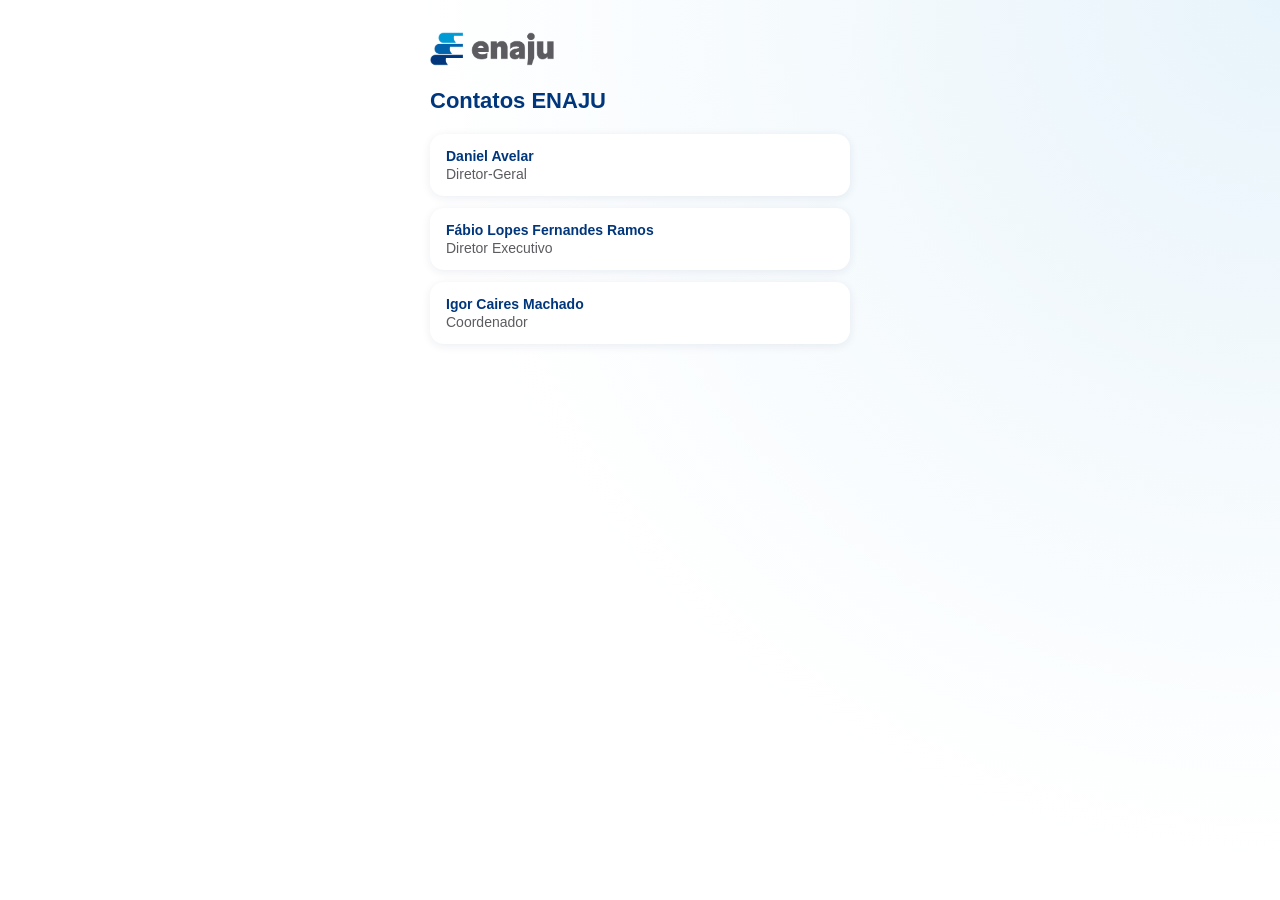
<file: index.html>
<!DOCTYPE html>
<html lang="pt-BR">
<head>
<meta charset="utf-8">
<meta name="viewport" content="width=device-width, initial-scale=1">
<title>Contatos — ENAJU</title>
<link rel="stylesheet" href="assets/style.css">
</head>
<body>
<main>
  <div class="cabecalho">
    <img src="assets/enaju-logo.png" alt="ENAJU">
    <h1>Contatos ENAJU</h1>
  </div>
    <a class="cartao" href="./daniel-avelar/"><span><p class="label">Daniel Avelar</p><p class="valor">Diretor-Geral</p></span></a>
    <a class="cartao" href="./contatos/fabio-ramos/"><span><p class="label">Fábio Lopes Fernandes Ramos</p><p class="valor">Diretor Executivo</p></span></a>
    <a class="cartao" href="./contatos/igor-machado/"><span><p class="label">Igor Caires Machado</p><p class="valor">Coordenador</p></span></a>
</main>
</body>
</html>
</file>
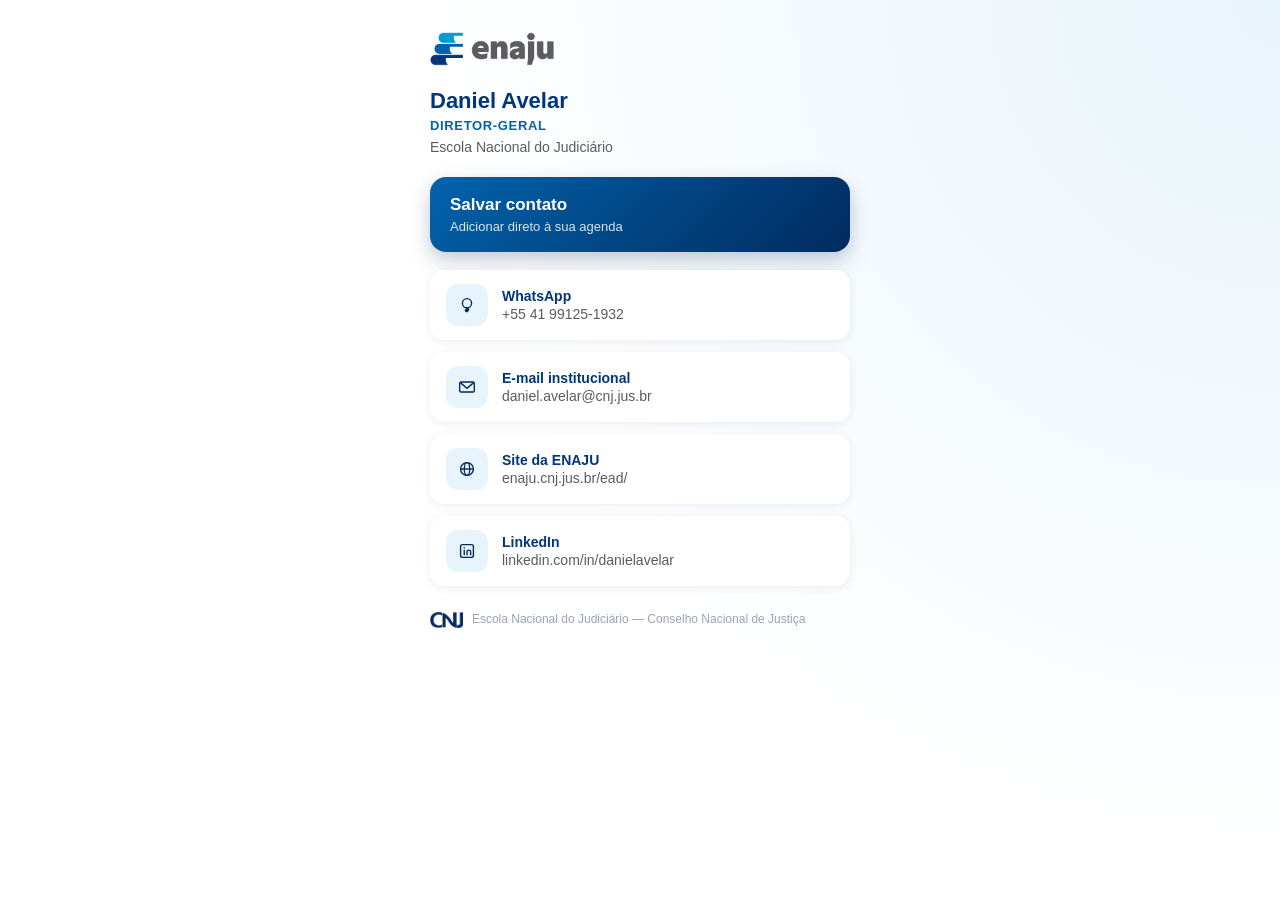
<file: daniel-avelar/index.html>
<!DOCTYPE html>
<html lang="pt-BR">
<head>
<meta charset="utf-8">
<meta name="viewport" content="width=device-width, initial-scale=1">
<title>Daniel Avelar — ENAJU</title>
<link rel="stylesheet" href="../assets/style.css">
</head>
<body>
<main>
  <div class="cabecalho">
    <img src="../assets/enaju-logo.png" alt="ENAJU">
    <h1>Daniel Avelar</h1>
    <p class="cargo">Diretor-Geral</p>
    <p class="unidade">Escola Nacional do Judiciário</p>
  </div>

  <a class="salvar" href="./daniel-avelar.vcf">
    <div class="titulo">Salvar contato</div>
    <div class="sub">Adicionar direto à sua agenda</div>
  </a>

    <a class="cartao" href="https://wa.me/5541991251932">
      <span class="icone"><svg viewBox="0 0 48 48" fill="none"><path d="M14 20a10 10 0 1 0 20 0 10 10 0 0 0-20 0Z" stroke="#012A5E" stroke-width="3"/><rect x="20" y="30" width="8" height="10" rx="3" fill="#012A5E" transform="rotate(45 24 35)"/></svg></span>
      <span>
        <p class="label">WhatsApp</p>
        <p class="valor">+55 41 99125-1932</p>
      </span>
    </a>
    <a class="cartao" href="mailto:daniel.avelar@cnj.jus.br">
      <span class="icone"><svg viewBox="0 0 48 48" fill="none"><rect x="8" y="13" width="32" height="22" rx="3" stroke="#012A5E" stroke-width="3"/><path d="M10 15l14 12 14-12" stroke="#012A5E" stroke-width="3"/></svg></span>
      <span>
        <p class="label">E-mail institucional</p>
        <p class="valor">daniel.avelar@cnj.jus.br</p>
      </span>
    </a>
    <a class="cartao" href="https://enaju.cnj.jus.br/ead/">
      <span class="icone"><svg viewBox="0 0 48 48" fill="none"><circle cx="24" cy="24" r="14" stroke="#012A5E" stroke-width="3"/><path d="M18 24c0-7 2.5-14 6-14s6 7 6 14-2.5 14-6 14-6-7-6-14Z" stroke="#012A5E" stroke-width="3"/><path d="M10 24h28" stroke="#012A5E" stroke-width="3"/></svg></span>
      <span>
        <p class="label">Site da ENAJU</p>
        <p class="valor">enaju.cnj.jus.br/ead/</p>
      </span>
    </a>
    <a class="cartao" href="https://linkedin.com/in/danielavelar">
      <span class="icone"><svg viewBox="0 0 48 48" fill="none"><rect x="10" y="10" width="28" height="28" rx="4" stroke="#012A5E" stroke-width="3"/><path d="M18 22v10" stroke="#012A5E" stroke-width="3" stroke-linecap="round"/><path d="M24 32v-6c0-2.4 1.6-4 3.8-4 2.4 0 4.2 1.7 4.2 4.6V32" stroke="#012A5E" stroke-width="3" stroke-linecap="round"/><circle cx="18" cy="17" r="1.8" fill="#012A5E"/></svg></span>
      <span>
        <p class="label">LinkedIn</p>
        <p class="valor">linkedin.com/in/danielavelar</p>
      </span>
    </a>

  <footer>
    <img src="../assets/cnj-mark-navy.png" alt="">
    Escola Nacional do Judiciário — Conselho Nacional de Justiça
  </footer>
</main>
</body>
</html>
</file>
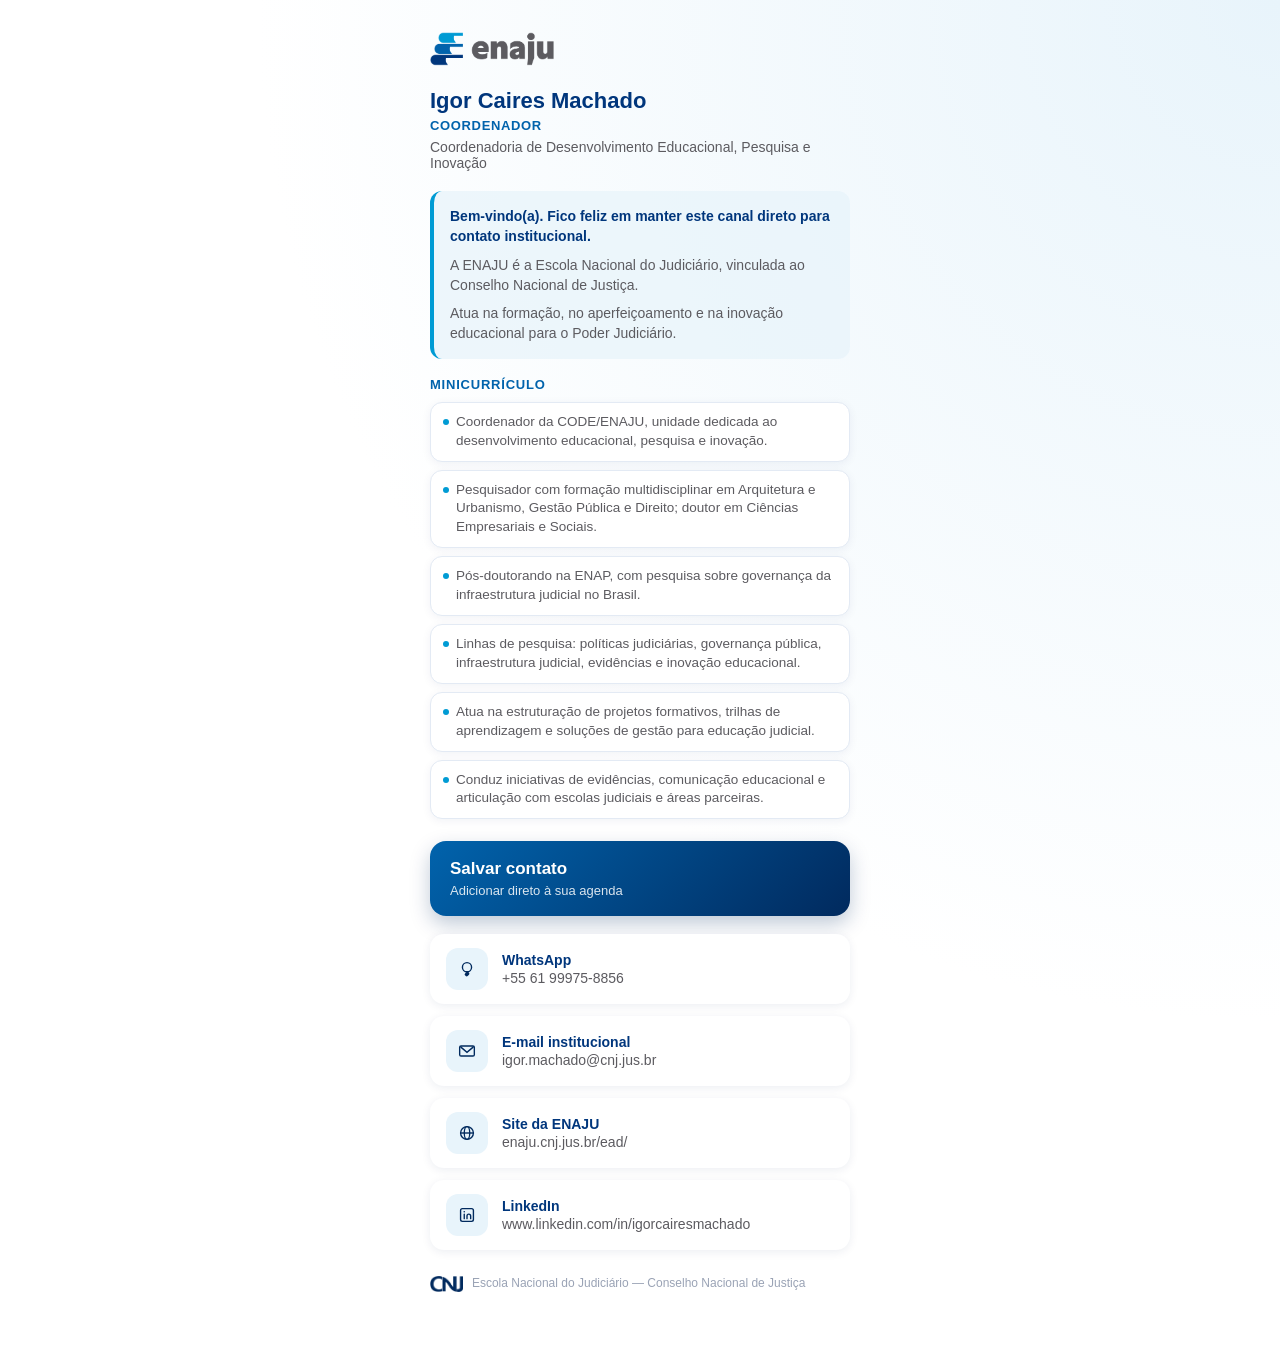
<file: fabio-ramos/index.html>
<!DOCTYPE html>
<html lang="pt-BR">
<head>
<meta charset="utf-8">
<meta name="viewport" content="width=device-width, initial-scale=1">
<meta http-equiv="refresh" content="0; url=../contatos/igor-machado/">
<link rel="canonical" href="../contatos/igor-machado/">
<title>Redirecionando para Igor Caires Machado — ENAJU</title>
<script>window.location.replace('../contatos/igor-machado/');</script>
</head>
<body>
<p>Redirecionando para <a href="../contatos/igor-machado/">Igor Caires Machado</a>.</p>
</body>
</html>
</file>
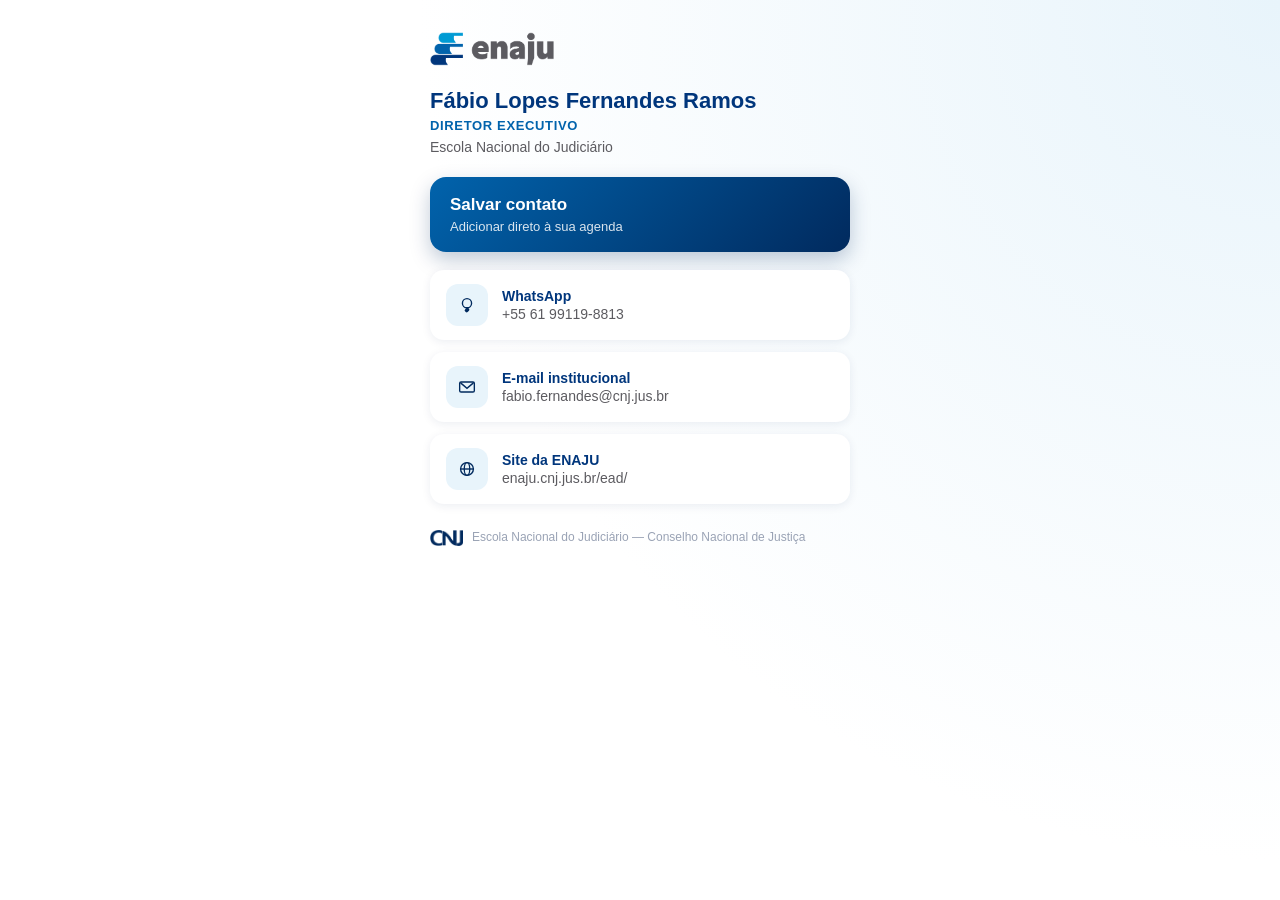
<file: igor-machado/index.html>
<!DOCTYPE html>
<html lang="pt-BR">
<head>
<meta charset="utf-8">
<meta name="viewport" content="width=device-width, initial-scale=1">
<meta http-equiv="refresh" content="0; url=../contatos/fabio-ramos/">
<link rel="canonical" href="../contatos/fabio-ramos/">
<title>Redirecionando para Fábio Lopes Fernandes Ramos — ENAJU</title>
<script>window.location.replace('../contatos/fabio-ramos/');</script>
</head>
<body>
<p>Redirecionando para <a href="../contatos/fabio-ramos/">Fábio Lopes Fernandes Ramos</a>.</p>
</body>
</html>
</file>
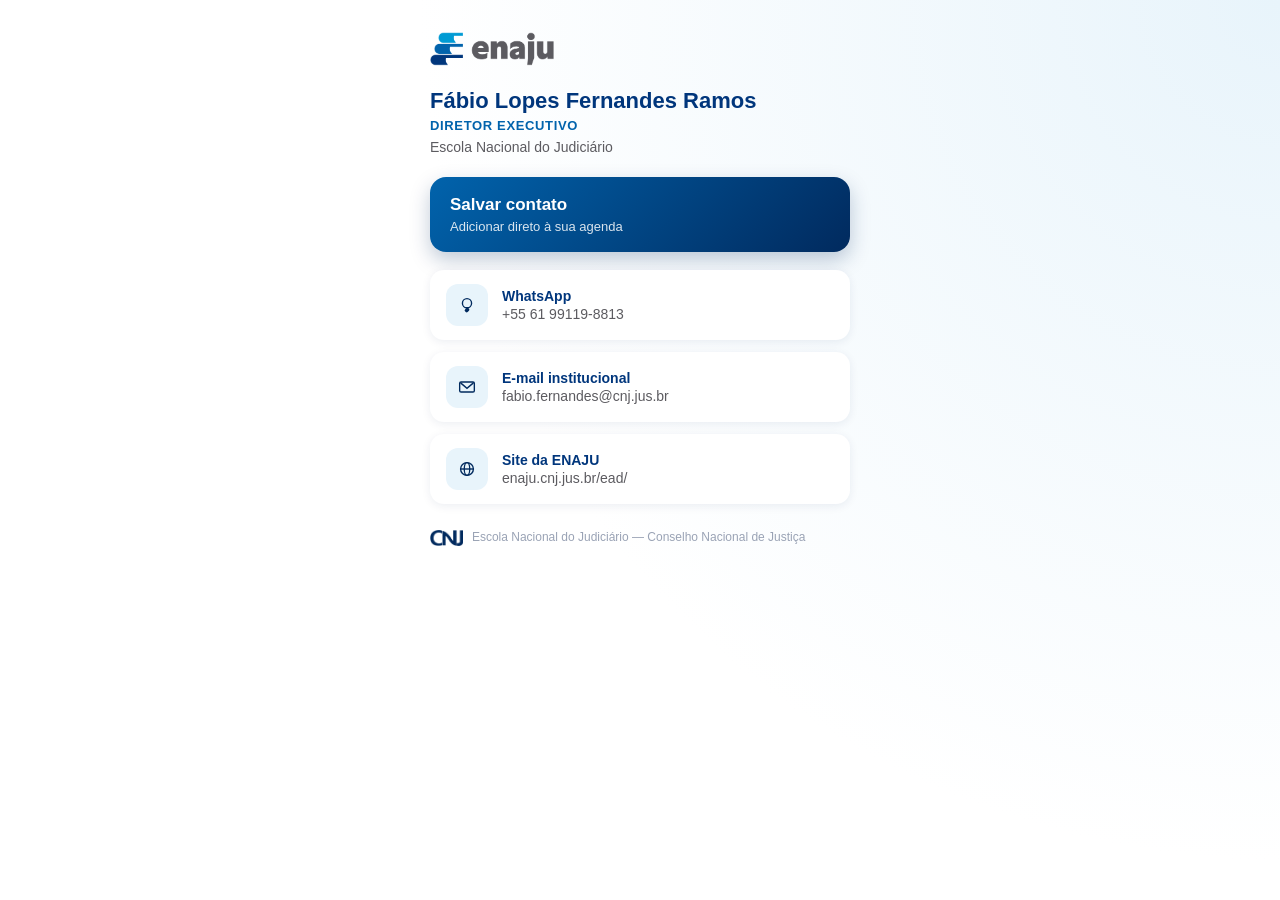
<file: contatos/fabio-ramos/index.html>
<!DOCTYPE html>
<html lang="pt-BR">
<head>
<meta charset="utf-8">
<meta name="viewport" content="width=device-width, initial-scale=1">
<title>Fábio Lopes Fernandes Ramos — ENAJU</title>
<link rel="stylesheet" href="../../assets/style.css">
</head>
<body>
<main>
  <div class="cabecalho">
    <img src="../../assets/enaju-logo.png" alt="ENAJU">
    <h1>Fábio Lopes Fernandes Ramos</h1>
    <p class="cargo">Diretor Executivo</p>
    <p class="unidade">Escola Nacional do Judiciário</p>
  </div>

  <a class="salvar" href="./fabio-ramos.vcf">
    <div class="titulo">Salvar contato</div>
    <div class="sub">Adicionar direto à sua agenda</div>
  </a>

    <a class="cartao" href="https://wa.me/5561991198813">
      <span class="icone"><svg viewBox="0 0 48 48" fill="none"><path d="M14 20a10 10 0 1 0 20 0 10 10 0 0 0-20 0Z" stroke="#012A5E" stroke-width="3"/><rect x="20" y="30" width="8" height="10" rx="3" fill="#012A5E" transform="rotate(45 24 35)"/></svg></span>
      <span>
        <p class="label">WhatsApp</p>
        <p class="valor">+55 61 99119-8813</p>
      </span>
    </a>
    <a class="cartao" href="mailto:fabio.fernandes@cnj.jus.br">
      <span class="icone"><svg viewBox="0 0 48 48" fill="none"><rect x="8" y="13" width="32" height="22" rx="3" stroke="#012A5E" stroke-width="3"/><path d="M10 15l14 12 14-12" stroke="#012A5E" stroke-width="3"/></svg></span>
      <span>
        <p class="label">E-mail institucional</p>
        <p class="valor">fabio.fernandes@cnj.jus.br</p>
      </span>
    </a>
    <a class="cartao" href="https://enaju.cnj.jus.br/ead/">
      <span class="icone"><svg viewBox="0 0 48 48" fill="none"><circle cx="24" cy="24" r="14" stroke="#012A5E" stroke-width="3"/><path d="M18 24c0-7 2.5-14 6-14s6 7 6 14-2.5 14-6 14-6-7-6-14Z" stroke="#012A5E" stroke-width="3"/><path d="M10 24h28" stroke="#012A5E" stroke-width="3"/></svg></span>
      <span>
        <p class="label">Site da ENAJU</p>
        <p class="valor">enaju.cnj.jus.br/ead/</p>
      </span>
    </a>

  <footer>
    <img src="../../assets/cnj-mark-navy.png" alt="">
    Escola Nacional do Judiciário — Conselho Nacional de Justiça
  </footer>
</main>
</body>
</html>
</file>
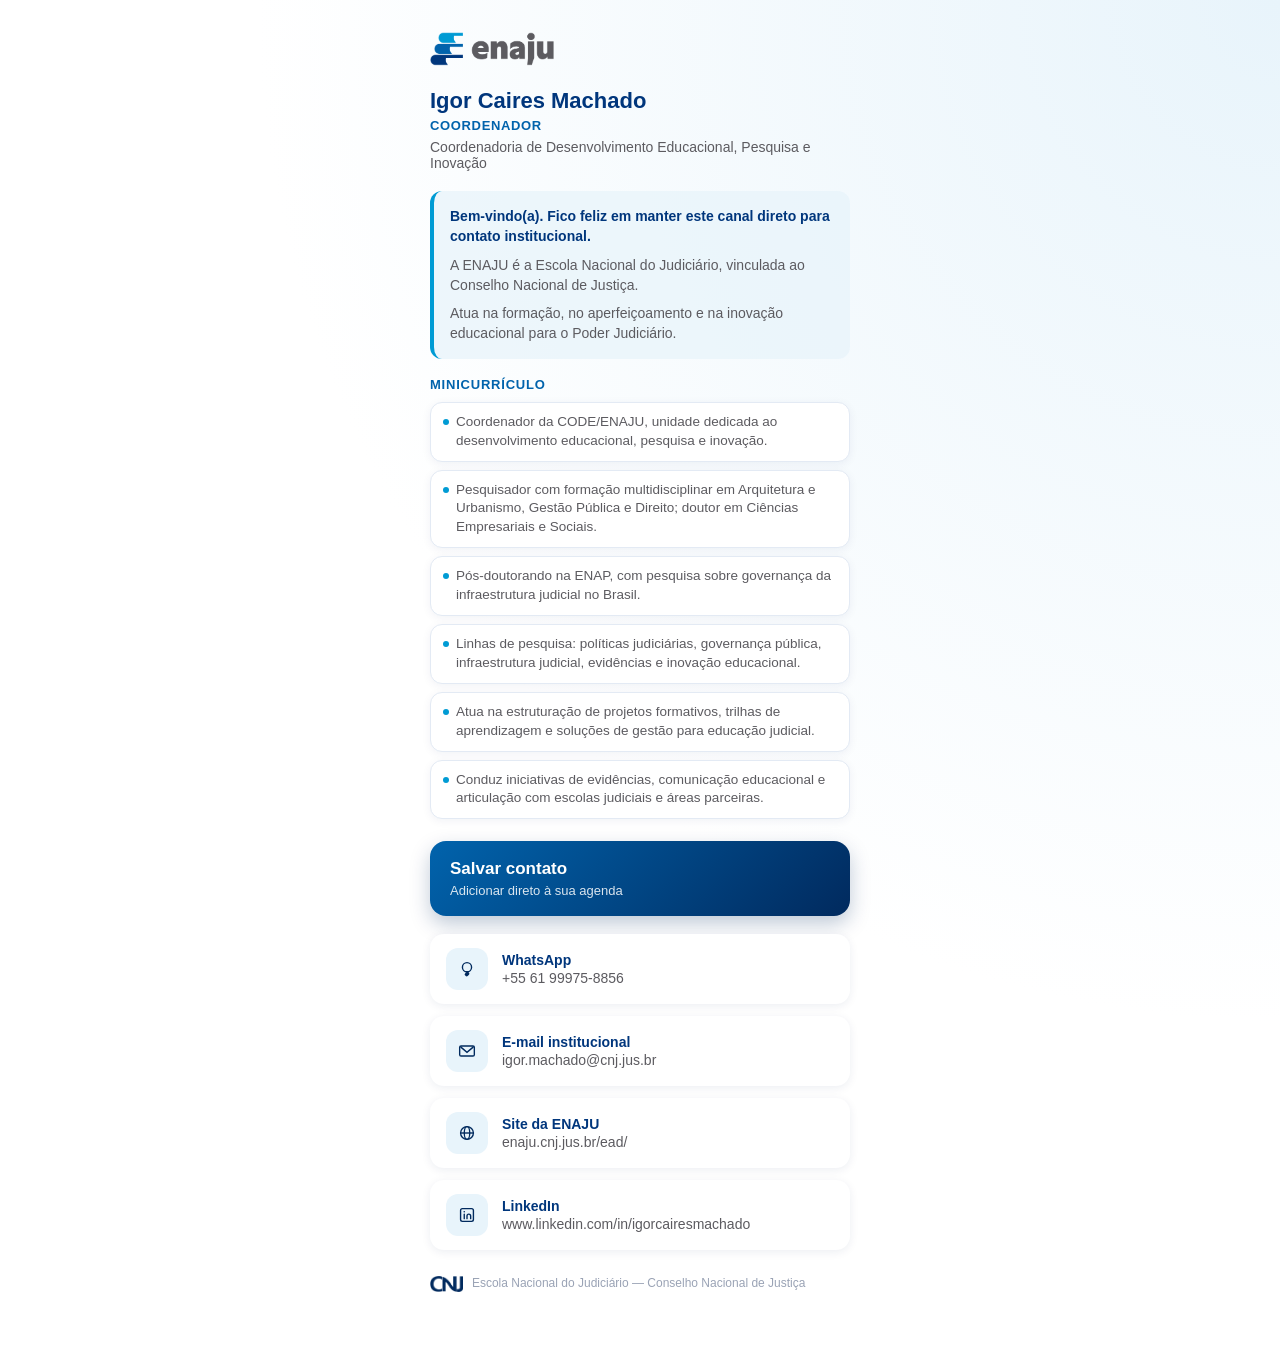
<file: contatos/igor-machado/index.html>
<!DOCTYPE html>
<html lang="pt-BR">
<head>
<meta charset="utf-8">
<meta name="viewport" content="width=device-width, initial-scale=1">
<title>Igor Caires Machado — ENAJU</title>
<link rel="stylesheet" href="../../assets/style.css">
</head>
<body>
<main>
  <div class="cabecalho">
    <img src="../../assets/enaju-logo.png" alt="ENAJU">
    <h1>Igor Caires Machado</h1>
    <p class="cargo">Coordenador</p>
    <p class="unidade">Coordenadoria de Desenvolvimento Educacional, Pesquisa e Inovação</p>
  </div>

  <section class="boas-vindas">
    <p class="saudacao">Bem-vindo(a). Fico feliz em manter este canal direto para contato institucional.</p>
    <p>A ENAJU é a Escola Nacional do Judiciário, vinculada ao Conselho Nacional de Justiça.</p>
    <p>Atua na formação, no aperfeiçoamento e na inovação educacional para o Poder Judiciário.</p>
  </section>

  <section class="mini-curriculo">
    <h2>Minicurrículo</h2>
    <ul>
      <li>Coordenador da CODE/ENAJU, unidade dedicada ao desenvolvimento educacional, pesquisa e inovação.</li>
      <li>Pesquisador com formação multidisciplinar em Arquitetura e Urbanismo, Gestão Pública e Direito; doutor em Ciências Empresariais e Sociais.</li>
      <li>Pós-doutorando na ENAP, com pesquisa sobre governança da infraestrutura judicial no Brasil.</li>
      <li>Linhas de pesquisa: políticas judiciárias, governança pública, infraestrutura judicial, evidências e inovação educacional.</li>
      <li>Atua na estruturação de projetos formativos, trilhas de aprendizagem e soluções de gestão para educação judicial.</li>
      <li>Conduz iniciativas de evidências, comunicação educacional e articulação com escolas judiciais e áreas parceiras.</li>
    </ul>
  </section>

  <a class="salvar" href="./igor-machado.vcf">
    <div class="titulo">Salvar contato</div>
    <div class="sub">Adicionar direto à sua agenda</div>
  </a>

    <a class="cartao" href="https://wa.me/5561999758856">
      <span class="icone"><svg viewBox="0 0 48 48" fill="none"><path d="M14 20a10 10 0 1 0 20 0 10 10 0 0 0-20 0Z" stroke="#012A5E" stroke-width="3"/><rect x="20" y="30" width="8" height="10" rx="3" fill="#012A5E" transform="rotate(45 24 35)"/></svg></span>
      <span>
        <p class="label">WhatsApp</p>
        <p class="valor">+55 61 99975-8856</p>
      </span>
    </a>
    <a class="cartao" href="mailto:igor.machado@cnj.jus.br">
      <span class="icone"><svg viewBox="0 0 48 48" fill="none"><rect x="8" y="13" width="32" height="22" rx="3" stroke="#012A5E" stroke-width="3"/><path d="M10 15l14 12 14-12" stroke="#012A5E" stroke-width="3"/></svg></span>
      <span>
        <p class="label">E-mail institucional</p>
        <p class="valor">igor.machado@cnj.jus.br</p>
      </span>
    </a>
    <a class="cartao" href="https://enaju.cnj.jus.br/ead/">
      <span class="icone"><svg viewBox="0 0 48 48" fill="none"><circle cx="24" cy="24" r="14" stroke="#012A5E" stroke-width="3"/><path d="M18 24c0-7 2.5-14 6-14s6 7 6 14-2.5 14-6 14-6-7-6-14Z" stroke="#012A5E" stroke-width="3"/><path d="M10 24h28" stroke="#012A5E" stroke-width="3"/></svg></span>
      <span>
        <p class="label">Site da ENAJU</p>
        <p class="valor">enaju.cnj.jus.br/ead/</p>
      </span>
    </a>
    <a class="cartao" href="https://www.linkedin.com/in/igorcairesmachado">
      <span class="icone"><svg viewBox="0 0 48 48" fill="none"><rect x="10" y="10" width="28" height="28" rx="4" stroke="#012A5E" stroke-width="3"/><path d="M18 22v10" stroke="#012A5E" stroke-width="3" stroke-linecap="round"/><path d="M24 32v-6c0-2.4 1.6-4 3.8-4 2.4 0 4.2 1.7 4.2 4.6V32" stroke="#012A5E" stroke-width="3" stroke-linecap="round"/><circle cx="18" cy="17" r="1.8" fill="#012A5E"/></svg></span>
      <span>
        <p class="label">LinkedIn</p>
        <p class="valor">www.linkedin.com/in/igorcairesmachado</p>
      </span>
    </a>

  <footer>
    <img src="../../assets/cnj-mark-navy.png" alt="">
    Escola Nacional do Judiciário — Conselho Nacional de Justiça
  </footer>
</main>
</body>
</html>
</file>
<file: assets/style.css>
* { box-sizing: border-box; }
body {
  margin: 0;
  font-family: -apple-system, "Segoe UI", Roboto, Arial, sans-serif;
  color: #5C5B60;
  background: radial-gradient(circle at 100% 0%, #E8F4FB 0%, #FFFFFF 55%);
  min-height: 100vh;
  display: flex;
  justify-content: center;
  padding: 32px 16px 56px;
}
main { width: 100%; max-width: 420px; }
.cabecalho { text-align: left; margin-bottom: 20px; }
.cabecalho img { height: 34px; margin-bottom: 18px; }
.cabecalho h1 { margin: 0 0 4px; font-size: 22px; color: #00367C; }
.cabecalho .cargo {
  margin: 0 0 6px; font-size: 13px; font-weight: 600; letter-spacing: .05em;
  text-transform: uppercase; color: #0163AC;
}
.cabecalho .unidade { margin: 0; font-size: 14px; color: #5C5B60; }
.boas-vindas {
  background: rgba(232,244,251,.72); border-left: 4px solid #009BD4;
  border-radius: 12px; padding: 15px 16px; margin: 20px 0 18px;
}
.boas-vindas p { margin: 8px 0 0; font-size: 14px; line-height: 1.45; }
.boas-vindas p:first-child { margin-top: 0; }
.boas-vindas .saudacao { font-weight: 700; color: #00367C; }
.mini-curriculo { margin: 18px 0 20px; }
.mini-curriculo h2 {
  margin: 0 0 10px; font-size: 13px; letter-spacing: .06em; text-transform: uppercase;
  color: #0163AC;
}
.mini-curriculo ul { list-style: none; margin: 0; padding: 0; display: grid; gap: 8px; }
.mini-curriculo li {
  position: relative; background: #FFFFFF; border: 1px solid #E3EAF4; border-radius: 12px;
  padding: 10px 12px 10px 25px; font-size: 13.5px; line-height: 1.4;
  color: #5C5B60; box-shadow: 0 2px 10px rgba(1,42,94,.06);
}
.mini-curriculo li::before {
  content: ""; position: absolute; left: 12px; top: 16px; width: 6px; height: 6px;
  border-radius: 999px; background: #009BD4;
}
.salvar {
  display: block; text-decoration: none; border-radius: 16px; padding: 18px 20px;
  background: linear-gradient(135deg, #0163AC, #012A5E);
  color: #FFFFFF; margin: 22px 0 18px; box-shadow: 0 8px 20px rgba(1,42,94,.25);
}
.salvar .titulo { font-size: 17px; font-weight: 700; }
.salvar .sub { font-size: 13px; opacity: .85; margin-top: 4px; }
.cartao {
  display: flex; align-items: center; gap: 14px; text-decoration: none;
  background: #FFFFFF; border-radius: 14px; padding: 14px 16px; margin-bottom: 12px;
  box-shadow: 0 2px 10px rgba(1,42,94,.08); color: inherit;
}
.cartao .icone {
  flex: none; width: 42px; height: 42px; border-radius: 12px; background: #E8F4FB;
  display: flex; align-items: center; justify-content: center;
}
.cartao .icone svg { width: 22px; height: 22px; }
.cartao .label { font-size: 14px; font-weight: 700; color: #00367C; margin: 0 0 2px; }
.cartao .valor { font-size: 14px; color: #5C5B60; margin: 0; word-break: break-word; }
footer { margin-top: 26px; text-align: left; font-size: 12px; color: #9AA3B5; }
footer img { height: 16px; vertical-align: middle; margin-right: 6px; }
</file>
